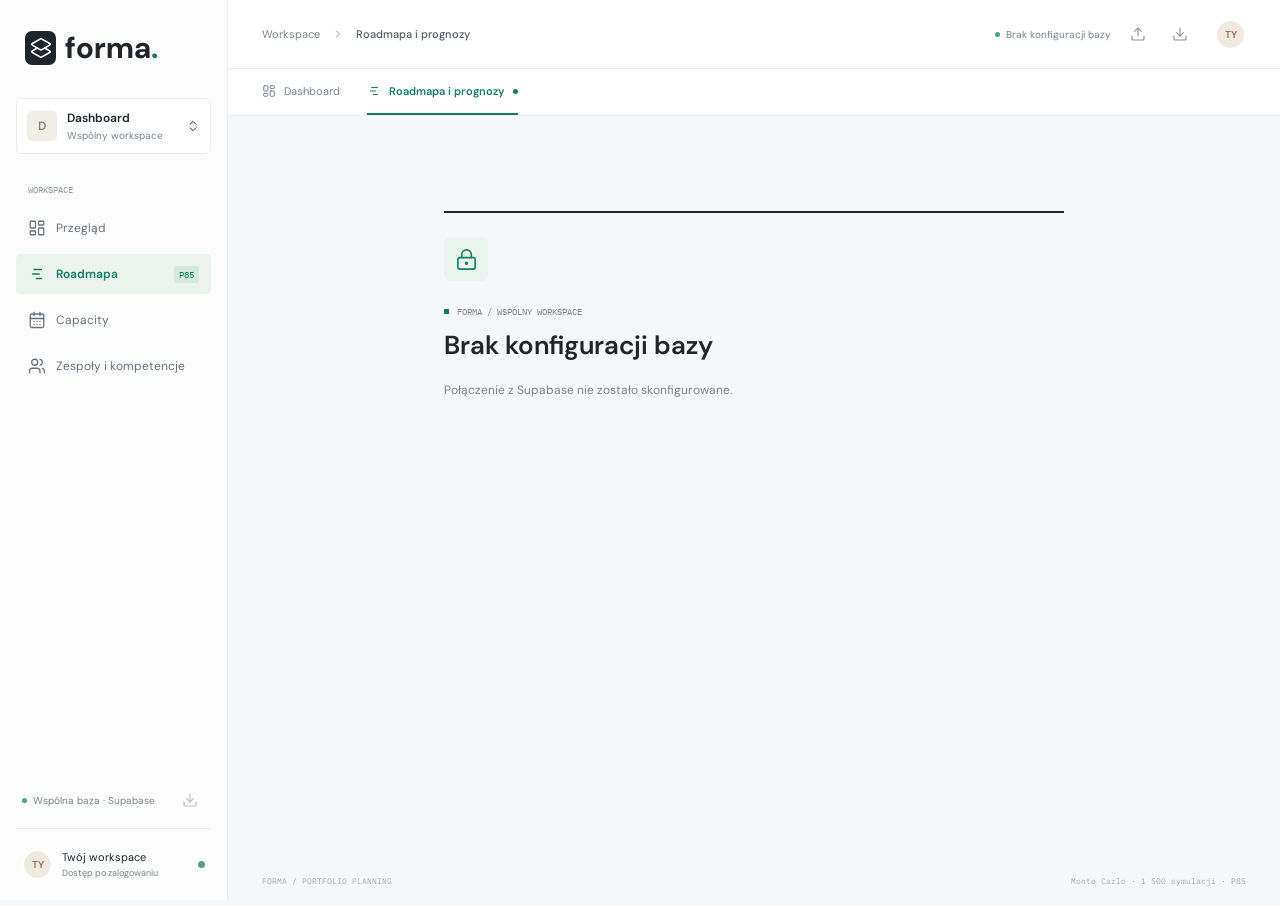
<file: index.html>
<!doctype html>
<html lang="pl">
<head>
  <meta charset="UTF-8">
  <meta name="viewport" content="width=device-width, initial-scale=1.0">
  <title>Forma | Roadmap & Forecast</title>
  <meta name="theme-color" content="#f5f6f8">
  <link rel="preconnect" href="https://fonts.googleapis.com">
  <link rel="preconnect" href="https://fonts.gstatic.com" crossorigin>
  <link href="https://fonts.googleapis.com/css2?family=DM+Sans:wght@400;500;600;700&family=IBM+Plex+Mono:wght@400;500&display=swap" rel="stylesheet">
  <link rel="stylesheet" href="styles.css">
</head>
<body>
  <div class="shell">
    <aside class="sidebar">
      <a class="brand" href="#roadmap" aria-label="Forma, roadmapa"><span class="brand-mark"><i data-lucide="layers-2"></i></span>forma<span class="brand-dot">.</span></a>
      <div class="workspace"><span class="workspace-avatar">D</span><div>Dashboard<small id="workspace-mode">Workspace lokalny</small></div><i data-lucide="chevrons-up-down"></i></div>
      <div class="nav-label">WORKSPACE</div>
      <nav aria-label="Nawigacja workspace">
        <button data-view="overview"><i data-lucide="layout-dashboard"></i>Przegląd</button>
        <button data-view="roadmap" class="active"><i data-lucide="chart-no-axes-gantt"></i>Roadmapa <span class="nav-tag">P85</span></button>
        <button data-view="capacity"><i data-lucide="calendar-days"></i>Capacity</button>
        <button data-view="teams"><i data-lucide="users"></i>Zespoły i kompetencje</button>
      </nav>
      <div class="sidebar-bottom"><span class="local-indicator"></span><span id="storage-mode">Dane na tym urządzeniu</span><button class="icon-button" data-action="export" title="Eksportuj workspace" aria-label="Eksportuj workspace"><i data-lucide="download"></i></button></div>
      <div class="profile"><span class="profile-avatar">TY</span><div>Twój workspace<small>Planowanie portfolio</small></div><span class="profile-status"></span></div>
    </aside>
    <div class="main-shell">
      <header class="topbar"><div class="breadcrumb">Workspace <i data-lucide="chevron-right"></i><strong id="breadcrumb">Roadmapa i prognozy</strong></div><div class="topbar-actions"><span id="save-status"><span class="local-indicator"></span>Zapisano lokalnie</span><button class="icon-button" data-action="import" title="Importuj workspace" aria-label="Importuj workspace"><i data-lucide="upload"></i></button><button class="icon-button" data-action="export" title="Eksportuj workspace" aria-label="Eksportuj workspace"><i data-lucide="download"></i></button><button class="icon-button" id="account-action" data-action="cloud-logout" title="Wyloguj" aria-label="Wyloguj" hidden><i data-lucide="log-out"></i></button><span class="top-avatar">TY</span></div></header>
      <div class="app-tabs" role="tablist" aria-label="Zakładki dashboardu"><button role="tab" data-view="overview" aria-selected="false"><i data-lucide="layout-dashboard"></i>Dashboard</button><button role="tab" data-view="roadmap" aria-selected="true" class="active"><i data-lucide="chart-no-axes-gantt"></i>Roadmapa i prognozy<span class="tab-dot"></span></button></div>
      <main id="app"></main>
      <footer><span>FORMA / PORTFOLIO PLANNING</span><span id="footer-meta">Monte Carlo · 1 500 symulacji · P85</span></footer>
    </div>
  </div>
  <dialog id="editor" aria-labelledby="dialog-title"></dialog>
  <input type="file" id="import-file" accept="application/json,.json" hidden>
  <div id="toast" role="status" aria-live="polite"></div>
  <script src="jstat.min.js"></script>
  <script src="lucide.min.js"></script>
  <script src="forecast.js"></script>
  <script src="supabase.min.js"></script>
  <script src="cloud-config.js"></script>
  <script src="shared-store.js"></script>
  <script src="app.js"></script>
</body>
</html>
</file>
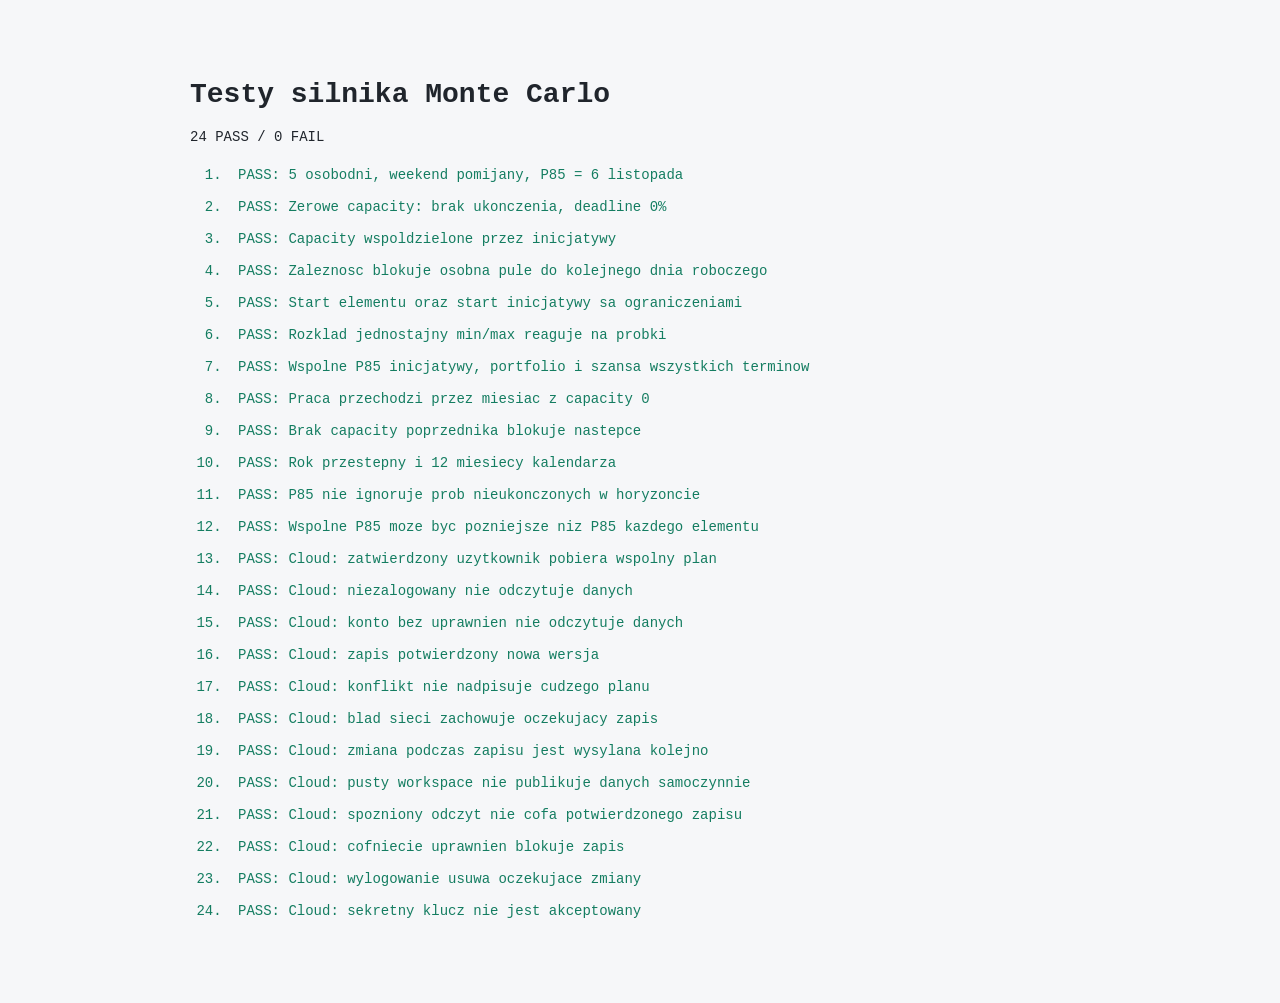
<file: tests.html>
<!doctype html>
<html lang="pl">
<meta charset="UTF-8">
<meta name="viewport" content="width=device-width, initial-scale=1">
<title>Forma | Testy silnika</title>
<style>body{font:14px monospace;max-width:900px;margin:40px auto;padding:20px;background:#f6f7f9;color:#20252c}li{padding:8px}.pass{color:#147d61}.fail{color:#b85349}</style>
<h1>Testy silnika Monte Carlo</h1>
<p id="summary"></p><ol id="results"></ol>
<script src="jstat.min.js"></script>
<script src="forecast.js"></script>
<script src="shared-store.js"></script>
<script>
  const base = () => ({ horizon: '2026-11-01', teams: [{ id: 'team', skills: ['skill'], capacity: { '2026-11': { skill: 21 } } }], initiatives: [{ id: 'initiative', start: '2026-11-01', items: [{ id: 'first', teamId: 'team', skillId: 'skill', min: 5, max: 5, fixed: true, deadline: '2026-11-06' }] }] });
  const assert = (condition, message) => { if (!condition) throw Error(message || 'Assertion failed'); };
  let passed = 0;
  let failed = 0;
  const test = (name, run) => { const row = document.createElement('li'); try { run(); passed++; row.className = 'pass'; row.textContent = 'PASS: ' + name; } catch (error) { failed++; row.className = 'fail'; row.textContent = 'FAIL: ' + name + ' / ' + error.message; } document.querySelector('#results').append(row); };
  test('5 osobodni, weekend pomijany, P85 = 6 listopada', () => { const result = Forecast.simulate(base(), 100); assert(result.results.first.p85 === '2026-11-06'); assert(result.results.first.probability === 1); });
  test('Zerowe capacity: brak ukonczenia, deadline 0%', () => { const state = base(); state.teams[0].capacity = {}; const result = Forecast.simulate(state, 100); assert(result.results.first.p85 === null); assert(result.results.first.completion === 0); assert(result.results.first.probability === 0); });
  test('Capacity wspoldzielone przez inicjatywy', () => { const state = base(); state.initiatives.push({ id: 'second-initiative', start: state.horizon, items: [{ ...state.initiatives[0].items[0], id: 'second' }] }); const result = Forecast.simulate(state, 100); assert(result.results.second.start === '2026-11-09'); assert(result.results.second.p85 === '2026-11-13'); });
  test('Zaleznosc blokuje osobna pule do kolejnego dnia roboczego', () => { const state = base(); state.teams[0].skills.push('other'); state.teams[0].capacity['2026-11'].other = 21; state.initiatives[0].items.push({ id: 'second', teamId: 'team', skillId: 'other', min: 5, max: 5, predecessor: 'first' }); const result = Forecast.simulate(state, 100); assert(result.results.second.start === '2026-11-09'); assert(result.results.second.p85 === '2026-11-13'); });
  test('Start elementu oraz start inicjatywy sa ograniczeniami', () => { const state = base(); state.initiatives[0].start = '2026-11-10'; state.initiatives[0].items[0].start = '2026-11-16'; const result = Forecast.simulate(state, 100); assert(result.results.first.start === '2026-11-16'); assert(result.results.first.p85 === '2026-11-20'); });
  test('Rozklad jednostajny min/max reaguje na probki', () => { const state = base(); state.initiatives[0].items[0].max = 10; const lower = Forecast.simulate(state, 100, () => 0); const upper = Forecast.simulate(state, 100, () => 1); assert(lower.results.first.p85 === '2026-11-06'); assert(upper.results.first.p85 === '2026-11-13'); });
  test('Wspolne P85 inicjatywy, portfolio i szansa wszystkich terminow', () => { const state = base(); state.initiatives[0].items.push({ id: 'second', teamId: 'team', skillId: 'skill', min: 5, max: 5, fixed: true, deadline: '2026-11-12' }); const result = Forecast.simulate(state, 100); assert(result.initiatives.initiative.p85 === '2026-11-13'); assert(result.portfolio.p85 === '2026-11-13'); assert(result.initiatives.initiative.probability === 0); assert(result.portfolio.probability === 0); });
  test('Praca przechodzi przez miesiac z capacity 0', () => { const state = base(); state.initiatives[0].items[0].min = 25; state.initiatives[0].items[0].max = 25; state.teams[0].capacity['2027-01'] = { skill: 21 }; const result = Forecast.simulate(state, 100); assert(result.results.first.p85 === '2027-01-06'); });
  test('Brak capacity poprzednika blokuje nastepce', () => { const state = base(); state.teams[0].skills.push('other'); state.teams[0].capacity = { '2026-11': { other: 21 } }; state.initiatives[0].items.push({ id: 'second', teamId: 'team', skillId: 'other', min: 5, max: 5, predecessor: 'first' }); const result = Forecast.simulate(state, 100); assert(result.results.second.completion === 0); assert(result.portfolio.p85 === null); });
  test('Rok przestepny i 12 miesiecy kalendarza', () => { const result = Forecast.calendar('2028-02-01'); assert(result.days.length === 366); assert(result.days.some(day => day.date === '2028-02-29')); assert(result.workdays['2028-02'] === 21); });
  test('P85 nie ignoruje prob nieukonczonych w horyzoncie', () => { const state = base(); state.initiatives[0].items[0].min = 1; state.initiatives[0].items[0].max = 100; let sample = 0; const result = Forecast.simulate(state, 100, () => sample++ < 84 ? 0 : 1); assert(result.results.first.completion === .84); assert(result.results.first.p50 !== null); assert(result.results.first.p85 === null); });
  test('Wspolne P85 moze byc pozniejsze niz P85 kazdego elementu', () => { const state = base(); state.teams[0].skills.push('other'); state.teams[0].capacity['2026-11'].other = 21; state.initiatives[0].items[0].max = 10; state.initiatives[0].items.push({ id: 'second', teamId: 'team', skillId: 'other', min: 5, max: 10 }); let draw = 0; const result = Forecast.simulate(state, 100, () => { const trial = Math.floor(draw / 2); const second = draw++ % 2; return (!second && trial < 10) || (second && trial >= 10 && trial < 20) ? 1 : 0; }); assert(result.results.first.p85 === '2026-11-06'); assert(result.results.second.p85 === '2026-11-06'); assert(result.initiatives.initiative.p85 === '2026-11-13'); });
  document.querySelector('#summary').textContent = passed + ' PASS / ' + failed + ' FAIL';
  document.body.dataset.failures = failed;
</script>
<script>
  (async function () {
    const asyncTest = async (name, run) => { const row = document.createElement('li'); try { await run(); passed++; row.className = 'pass'; row.textContent = 'PASS: ' + name; } catch (error) { failed++; row.className = 'fail'; row.textContent = 'FAIL: ' + name + ' / ' + error.message; } document.querySelector('#results').append(row); };
    const fake = () => {
      const database = { revision: 1, data: { value: 'initial' }, member: true, session: { user: { id: 'alice', email: 'alice@example.com' } }, fail: null, writes: [], beforeSave: null };
      const client = {
        auth: { getSession: async () => ({ data: { session: database.session } }), onAuthStateChange: () => ({ data: { subscription: { unsubscribe() {} } } }), signOut: async () => ({}), signInWithOtp: async () => ({}) },
        from: table => ({ select() { return this; }, eq() { return this; }, async maybeSingle() { const data = table === 'roadmap_members' ? database.member ? { user_id: 'alice' } : null : { revision: database.revision, data: structuredClone(database.data) }; if (table === 'roadmap_workspaces' && database.beforeRead) await database.beforeRead(); return { data }; } }),
        rpc: async (name, args) => { database.writes.push(args); if (database.beforeSave) await database.beforeSave(); if (database.fail) return { error: database.fail }; if (args.expected_revision !== database.revision) return { error: { code: '40001', message: 'Conflict' } }; database.data = structuredClone(args.payload); return { data: ++database.revision }; }
      };
      return { database, client };
    };
    const setup = async options => { const { database, client } = fake(); if (options?.configure) options.configure(database); const remote = []; const store = SharedWorkspace.create({ client, validate: data => { if (!data || typeof data.value !== 'string') throw Error('Invalid'); }, onRemote: data => remote.push(data), pollMs: 0, debounceMs: 60000 }); await store.start(); return { database, store, remote }; };
    await asyncTest('Cloud: zatwierdzony uzytkownik pobiera wspolny plan', async () => { const { store, remote } = await setup(); try { assert(store.canEdit()); assert(remote[0].value === 'initial'); assert(store.getStatus().revision === 1); } finally { store.dispose(); } });
    await asyncTest('Cloud: niezalogowany nie odczytuje danych', async () => { const { store, remote } = await setup({ configure: db => { db.session = null; } }); try { assert(!store.canEdit()); assert(remote.length === 0); assert(store.getStatus().phase === 'signed-out'); } finally { store.dispose(); } });
    await asyncTest('Cloud: konto bez uprawnien nie odczytuje danych', async () => { const { store, remote } = await setup({ configure: db => { db.member = false; } }); try { assert(!store.canEdit()); assert(remote.length === 0); assert(store.getStatus().phase === 'denied'); } finally { store.dispose(); } });
    await asyncTest('Cloud: zapis potwierdzony nowa wersja', async () => { const { store, database } = await setup(); try { store.queue({ value: 'edited' }); await store.flush(); assert(database.data.value === 'edited'); assert(store.getStatus().revision === 2); assert(!store.hasPending()); assert(database.writes[0].expected_revision === 1); } finally { store.dispose(); } });
    await asyncTest('Cloud: konflikt nie nadpisuje cudzego planu', async () => { const { store, database } = await setup(); try { database.data = { value: 'other-user' }; database.revision++; store.queue({ value: 'my-edit' }); await store.flush(); assert(store.getStatus().phase === 'conflict'); assert(store.hasPending()); assert(!store.canEdit()); assert(database.data.value === 'other-user'); await store.reload(); assert(store.canEdit()); assert(!store.hasPending()); assert(store.getStatus().revision === 2); } finally { store.dispose(); } });
    await asyncTest('Cloud: blad sieci zachowuje oczekujacy zapis', async () => { const { store, database } = await setup(); try { database.fail = { message: 'Offline' }; store.queue({ value: 'keep-me' }); await store.flush(); assert(store.getStatus().phase === 'error'); assert(store.hasPending()); database.fail = null; await store.retry(); assert(database.data.value === 'keep-me'); assert(!store.hasPending()); } finally { store.dispose(); } });
    await asyncTest('Cloud: zmiana podczas zapisu jest wysylana kolejno', async () => { const { store, database } = await setup(); try { let release; database.beforeSave = () => new Promise(resolve => { release = resolve; }); store.queue({ value: 'first' }); const flushing = store.flush(); store.queue({ value: 'latest' }); database.beforeSave = null; release(); await flushing; for (let turn = 0; turn < 5; turn++) await Promise.resolve(); assert(database.writes.length === 2); assert(database.writes[1].expected_revision === 2); assert(database.data.value === 'latest'); assert(!store.hasPending()); } finally { store.dispose(); } });
    await asyncTest('Cloud: pusty workspace nie publikuje danych samoczynnie', async () => { const { store, database, remote } = await setup({ configure: db => { db.revision = 0; db.data = null; } }); try { assert(store.getStatus().phase === 'empty'); assert(remote[0] === null); assert(database.writes.length === 0); store.queue({ value: 'chosen' }); await store.flush(); assert(database.revision === 1); } finally { store.dispose(); } });
    await asyncTest('Cloud: spozniony odczyt nie cofa potwierdzonego zapisu', async () => { const { store, database, remote } = await setup(); try { let release; database.beforeRead = () => new Promise(resolve => { release = resolve; }); globalThis.dispatchEvent(new Event('focus')); for (let turn = 0; turn < 5; turn++) await Promise.resolve(); assert(typeof release === 'function'); store.queue({ value: 'newer' }); await store.flush(); release(); for (let turn = 0; turn < 5; turn++) await Promise.resolve(); assert(store.getStatus().revision === 2); assert(remote.length === 1); assert(database.data.value === 'newer'); } finally { store.dispose(); } });
    await asyncTest('Cloud: cofniecie uprawnien blokuje zapis', async () => { const { store, database } = await setup(); try { database.fail = { code: '42501', message: 'Denied' }; store.queue({ value: 'edit' }); await store.flush(); assert(store.getStatus().phase === 'denied'); assert(!store.canEdit()); assert(database.data.value === 'initial'); } finally { store.dispose(); } });
    await asyncTest('Cloud: wylogowanie usuwa oczekujace zmiany', async () => { const { store } = await setup(); try { store.queue({ value: 'private' }); await store.logout(); assert(!store.hasPending()); assert(!store.canEdit()); assert(store.getStatus().session === null); } finally { store.dispose(); } });
    test('Cloud: sekretny klucz nie jest akceptowany', () => { let rejected = false; try { SharedWorkspace.validateConfig({ url: 'https://example.supabase.co', publishableKey: 'header.' + btoa(JSON.stringify({ role: 'service_role' })) + '.signature' }); } catch { rejected = true; } assert(rejected); SharedWorkspace.validateConfig({ url: 'https://example.supabase.co', publishableKey: 'sb_publishable_example' }); });
    document.querySelector('#summary').textContent = passed + ' PASS / ' + failed + ' FAIL';
    document.body.dataset.failures = failed;
    document.body.dataset.complete = 'true';
  })();
</script>
</html>
</file>
<file: styles.css>
:root{--bg:#f6f7f9;--paper:#fff;--ink:#20252c;--muted:#7a828e;--line:#e8ebef;--green:#147d61;--green-light:#eaf5ef;--blue:#537cc5;--coral:#d78a69;--purple:#9c87bf;--radius:7px;font-family:'DM Sans',sans-serif;color:var(--ink);background:var(--bg);font-synthesis:none}
*{box-sizing:border-box}body{margin:0;font-size:13px}button,input,select{font:inherit}button{cursor:pointer}button:disabled{opacity:.5;cursor:wait}button, a,input,select{ -webkit-tap-highlight-color:transparent}button{color:inherit}button:focus-visible,a:focus-visible{outline:3px solid #80b9a4;outline-offset:3px}input:focus,select:focus{outline:2px solid #a4cdbc;outline-offset:1px}svg{width:18px;height:18px;flex-shrink:0;stroke-width:1.7}a{color:inherit;text-decoration:none}button{border:0;background:none}small{display:block;font-size:11px;color:var(--muted);font-weight:400}h1,h2,h3,p{margin:0}h1{font-size:27px;font-weight:600;line-height:1.25}h2{font-size:15px;font-weight:600}h3{font-size:14px}button,input,select{min-height:34px}input,select{border:1px solid #dde2e7;border-radius:5px;padding:7px 9px;background:white;color:var(--ink);min-width:0}input[type=checkbox]{min-height:0;width:15px;height:15px;accent-color:var(--green);flex-shrink:0}input[type=number]{font-family:'IBM Plex Mono',monospace;font-size:12px}label{font-size:12px}table{border-collapse:collapse;width:100%}th{text-align:left;color:var(--muted);font-size:10px;font-weight:500;text-transform:uppercase}td,th{padding:13px 18px;border-bottom:1px solid var(--line)}
.shell{display:flex;min-height:100vh}.sidebar{width:228px;flex-shrink:0;background:#fcfcfd;border-right:1px solid var(--line);display:flex;flex-direction:column;padding:28px 16px 0;position:fixed;inset:0 auto 0 0;z-index:20}.brand{display:flex;align-items:center;font-weight:700;font-size:30px;padding-left:9px;gap:9px}.brand-mark{width:31px;height:34px;display:grid;place-items:center;background:var(--ink);border-radius:7px;color:white}.brand-mark svg{width:22px;height:22px}.brand-dot{color:var(--green);margin-left:-9px}.workspace{margin:31px 0 30px;padding:11px 10px;display:flex;gap:10px;align-items:center;border:1px solid var(--line);border-radius:6px;font-size:12px;font-weight:600;background:white}.workspace>svg{margin-left:auto;width:14px}.workspace-avatar{width:30px;height:30px;display:grid;place-items:center;background:#f0eee9;border-radius:5px;color:#8b806c}.workspace small{margin-top:3px;font-size:10px}.nav-label{font:9px 'IBM Plex Mono',monospace;color:#929aa5;padding:0 12px;margin-bottom:13px}.sidebar nav{display:grid;gap:6px}.sidebar nav button{display:flex;align-items:center;gap:10px;text-align:left;padding:10px 12px;font-size:12px;border-radius:5px;color:#69717d;min-height:40px}.sidebar nav button:hover{background:#f0f2f4}.sidebar nav button.active{color:var(--green);background:#eaf3ee;font-weight:600}.nav-tag{font:9px 'IBM Plex Mono',monospace;margin-left:auto;background:#d4e9dd;padding:3px 5px;border-radius:3px}.sidebar-bottom{margin-top:auto;display:flex;align-items:center;gap:6px;font-size:10px;color:var(--muted);padding:20px 6px 13px}.sidebar-bottom button{margin-left:auto}.local-indicator{width:5px;height:5px;border-radius:50%;background:#49a483;display:inline-block;flex-shrink:0}.profile{border-top:1px solid var(--line);display:flex;gap:9px;align-items:center;padding:20px 6px;font-size:11px}.profile-avatar,.top-avatar{display:grid;place-items:center;background:#f0e9df;color:#8c7458;font-size:10px;font-weight:600;border:2px solid white;border-radius:50%;width:31px;height:31px}.profile small{font-size:9px;margin-top:3px}.profile-status{height:7px;width:7px;border-radius:50%;background:#52a183;margin-left:auto}.main-shell{margin-left:228px;width:calc(100% - 228px);min-width:0}.topbar{height:69px;background:white;border-bottom:1px solid var(--line);display:flex;align-items:center;justify-content:space-between;padding:0 34px;gap:12px}.breadcrumb{display:flex;align-items:center;gap:12px;color:var(--muted);font-size:11px}.breadcrumb svg{width:12px}.breadcrumb strong{font-weight:500;color:#545b66}.topbar-actions{display:flex;align-items:center;gap:12px}.topbar-actions #save-status{display:flex;align-items:center;gap:6px;font-size:10px;color:var(--muted)}.top-avatar{margin-left:8px}.icon-button{height:30px;width:30px;min-height:30px;display:inline-flex;align-items:center;justify-content:center;border-radius:4px;flex-shrink:0}.icon-button:hover{background:#edf1f3}.icon-button svg{width:16px}.app-tabs{display:flex;background:white;padding:0 34px;gap:27px;border-bottom:1px solid var(--line);height:47px}.app-tabs button{display:flex;align-items:center;gap:8px;font-size:11px;color:var(--muted);border-bottom:2px solid transparent;padding:0 0;white-space:nowrap}.app-tabs button svg{width:14px}.app-tabs button.active{border-color:var(--green);color:var(--green);font-weight:600}.tab-dot{width:5px;height:5px;background:var(--green);border-radius:50%}main{padding:30px 34px 20px;max-width:1700px;margin:auto;min-height:calc(100vh - 155px)}.page-heading{display:flex;justify-content:space-between;align-items:center;gap:20px;margin-bottom:27px}.eyebrow{font:9px 'IBM Plex Mono',monospace;color:var(--muted);margin-bottom:8px;display:flex;gap:8px;align-items:center}.eyebrow::before{content:'';height:5px;width:5px;background:var(--green)}.page-subtitle{margin-top:9px;color:var(--muted);font-size:12px}.heading-actions{display:flex;align-items:center;gap:9px}.button{display:inline-flex;align-items:center;justify-content:center;gap:7px;padding:9px 13px;border-radius:5px;font-size:11px;white-space:nowrap;min-height:36px;border:1px solid #dfe4e9;background:white;font-weight:500}.button svg{width:15px;height:15px}.button.primary{background:var(--green);border-color:var(--green);color:white}.button.primary:hover{background:#106c52}.button:hover{filter:brightness(.98)}.button.danger{color:#b25046}.badge{font-size:9px;background:#f1f3f5;color:#7a828e;padding:4px 7px;border-radius:4px;display:inline-flex;gap:4px;align-items:center;white-space:nowrap}.badge.green{background:var(--green-light);color:var(--green)}.badge.orange{background:#fff2e7;color:#b37b46}.badge.red{background:#fceeed;color:#bd6359}.badge svg{width:11px;height:11px}.metrics{display:grid;grid-template-columns:repeat(4,1fr);margin-bottom:26px;background:linear-gradient(110deg,#fff 70%,#f0f5f2);border:1px solid var(--line);border-radius:6px;padding:21px 0}.metric{padding:0 22px;border-right:1px solid var(--line);min-width:0}.metric:last-child{border:0}.metric-label{color:var(--muted);font-size:10px;display:flex;gap:7px;align-items:center;margin-bottom:13px}.metric-label svg{width:14px;height:14px}.metric-value{font-size:28px;line-height:1.1;font-weight:500;display:flex;gap:9px;align-items:center}.metric-value .badge{font-size:9px;font-weight:400}.metric-note{font-size:10px;margin-top:9px;color:var(--muted)}.metric-note .green-text{color:var(--green)}.metric-note .orange-text{color:#b47a46}.mono{font-family:'IBM Plex Mono',monospace}.tool{background:white;border:1px solid #e0e5ea;border-radius:6px;overflow:hidden}.tool-heading{display:flex;justify-content:space-between;align-items:center;padding:19px 21px;gap:15px}.tool-heading h2{display:flex;align-items:center;gap:8px}.tool-heading h2>svg{width:16px;color:var(--muted)}.tool-heading small{margin-top:5px;font-size:10px}.tool-heading .controls{display:flex;align-items:center;gap:9px}.segmented{display:flex;background:#f2f4f6;border:1px solid #e9ecf0;border-radius:5px;padding:3px;gap:2px}.segmented button{min-height:26px;padding:3px 10px;font-size:10px;color:var(--muted);border-radius:3px}.segmented button.active{background:white;color:var(--ink);box-shadow:0 1px 3px #17223012}.chart-toolbar{border-top:1px solid var(--line);border-bottom:1px solid var(--line);display:flex;justify-content:space-between;align-items:center;gap:15px;padding:11px 21px;background:#fcfcfd;font-size:10px}.legend{display:flex;align-items:center;gap:17px;color:#7f8791}.legend-item{display:inline-flex;align-items:center;gap:5px}.swatch{width:9px;height:9px;border-radius:2px;background:var(--green)}.swatch.fade{background:#d9e9e2;border:1px dashed #85b3a0}.swatch.deadline{width:8px;height:8px;transform:rotate(45deg);background:#d08668;border-radius:1px}.chart-range{color:#737c87;display:flex;align-items:center;gap:7px}.chart-range svg{width:13px}.gantt-scroll{overflow-x:auto;max-width:100%}.gantt{min-width:940px;position:relative}.gantt-header,.gantt-row{display:grid;grid-template-columns:255px 1fr}.gantt-header{height:48px;border-bottom:1px solid var(--line);background:#fafbfc}.gantt-label{padding:0 20px;border-right:1px solid var(--line);display:flex;align-items:center;gap:8px;min-width:0}.gantt-header>.gantt-label{font:9px 'IBM Plex Mono',monospace;color:var(--muted)}.months{display:grid;grid-template-columns:repeat(12,1fr)}.month{display:flex;flex-direction:column;justify-content:center;align-items:center;font-size:10px;border-right:1px solid var(--line);gap:2px}.month small{font:8px 'IBM Plex Mono',monospace;color:#a0a6ae}.month.current{color:var(--green);background:#f0f6f2}.gantt-row{min-height:44px;border-bottom:1px solid #eef0f3}.gantt-row.group{background:#fcfcfd;min-height:47px}.gantt-row.group .gantt-label{font-weight:600;font-size:11px}.group .gantt-label .icon-button{width:20px;min-height:22px;height:22px;margin-left:-7px}.gantt-label .color-dot{height:7px;width:7px;border-radius:50%;flex-shrink:0}.gantt-label .row-name{overflow:hidden;text-overflow:ellipsis;white-space:nowrap}.gantt-label .count{font:9px 'IBM Plex Mono',monospace;color:var(--muted);margin-left:auto}.gantt-row.item .gantt-label{padding-left:39px;color:#656d78;font-size:10px}.gantt-row.item .gantt-label>svg{width:12px;color:#a4abb5}.timeline{position:relative;min-width:0;background:repeating-linear-gradient(to right,transparent 0,transparent calc(8.333333% - 1px),#edf0f3 calc(8.333333% - 1px),#edf0f3 8.333333%);display:flex;align-items:center}.bar{position:absolute;height:20px;min-width:3px;top:12px;border-radius:3px;background:color-mix(in srgb,var(--bar-color) 17%,white);border:1px dashed color-mix(in srgb,var(--bar-color) 60%,white);overflow:hidden}.bar-solid{position:absolute;inset:0 auto 0 0;background:var(--bar-color);border-radius:2px}.bar-label{position:relative;z-index:1;color:#fff;font-size:9px;padding:0 7px;display:block;line-height:18px;overflow:hidden;text-overflow:ellipsis;white-space:nowrap;max-width:100%;text-shadow:0 1px 2px #0002}.group .bar{height:7px;top:19px;border:0;background:color-mix(in srgb,var(--bar-color) 30%,white)}.group .bar-solid{background:var(--bar-color)}.fixed-marker{position:absolute;top:17px;width:8px;height:8px;background:#d28668;transform:rotate(45deg);border:1px solid white;z-index:3}.today-line{position:absolute;top:0;bottom:0;border-left:1px dashed #98bfae;pointer-events:none;z-index:2}.no-forecast{font-size:9px;padding:0 14px;color:#b0834e}.chart-footer{display:flex;align-items:center;justify-content:space-between;gap:14px;font-size:9px;color:var(--muted);padding:13px 20px;background:#fcfcfd}.chart-footer span{display:flex;gap:5px;align-items:center}.chart-footer svg{width:12px;height:12px}.section-heading{display:flex;justify-content:space-between;align-items:center;margin:27px 0 15px;gap:12px}.section-heading .secondary{color:var(--muted);font-size:10px}.initiative-list{display:grid;grid-template-columns:repeat(3,minmax(0,1fr));gap:14px}.initiative-card{border:1px solid var(--line);border-radius:6px;background:white;padding:17px 18px;position:relative;min-width:0;transition:border-color .15s}.initiative-card:hover{border-color:#c4d6cd}.initiative-card .card-top{display:flex;align-items:center;justify-content:space-between;margin-bottom:15px}.project-symbol{width:30px;height:30px;border-radius:6px;display:grid;place-items:center;background:color-mix(in srgb,var(--bar-color) 12%,white);color:var(--bar-color)}.project-symbol svg{width:17px}.initiative-card h3{font-size:13px;margin-bottom:8px;overflow-wrap:anywhere}.card-meta{color:var(--muted);font-size:10px;display:flex;align-items:center;gap:7px}.card-meta svg{width:12px;height:12px}.card-progress{height:4px;background:#edf0f3;border-radius:3px;margin:17px 0 12px;overflow:hidden}.card-progress span{display:block;background:var(--bar-color);height:100%}.card-bottom{display:flex;justify-content:space-between;align-items:center;gap:5px;color:#8a929e;font-size:9px}.team-avatars{display:flex;padding-left:0}.team-avatar{width:23px;height:23px;border-radius:50%;border:2px solid white;display:grid;place-items:center;font-size:8px;color:var(--bar-color);background:color-mix(in srgb,var(--bar-color) 16%,white);margin-right:-5px}.card-bottom .forecast-date{font-family:'IBM Plex Mono',monospace;color:#5c6571}.empty{padding:40px;text-align:center;color:var(--muted)}.empty svg{width:30px;height:30px;margin-bottom:10px}.empty p{margin-bottom:15px}.capacity-toolbar{display:flex;flex-wrap:wrap;gap:14px;align-items:center;padding:15px 20px;border-bottom:1px solid var(--line);color:var(--muted);font-size:11px}.capacity-toolbar label{display:flex;align-items:center;gap:8px}.capacity-table{min-width:1100px;table-layout:fixed}.capacity-table th:first-child{width:215px}.capacity-table td,.capacity-table th{padding:11px 8px;text-align:center}.capacity-table td:first-child,.capacity-table th:first-child{text-align:left;padding-left:20px}.capacity-table td input{width:59px;height:32px;min-height:32px;text-align:center;font-size:11px;padding:5px}.capacity-team td{background:#fafbfc;color:var(--ink);font-size:11px;font-weight:600}.capacity-team span{display:inline-flex;gap:8px;align-items:center}.capacity-team .color-dot{height:7px;width:7px;border-radius:50%}.capacity-summary{padding:14px 20px;color:var(--muted);font-size:10px;display:flex;gap:20px;justify-content:space-between}.teams-layout{display:grid;grid-template-columns:1fr 310px;gap:24px;align-items:start}.teams-list{display:grid;gap:12px}.team-card{background:white;border:1px solid var(--line);border-radius:6px;padding:18px}.team-card-top{display:flex;gap:12px;align-items:center;margin-bottom:16px}.team-card-top h3{flex:1}.team-card-top small{margin-top:4px}.skill-tags{display:flex;gap:7px;flex-wrap:wrap}.skill-tag{padding:5px 9px;background:#f3f5f7;border:1px solid #e9ecf0;border-radius:4px;font-size:10px;color:#68717d}.skills-panel{background:transparent;border-top:2px solid var(--ink);padding-top:17px}.skills-panel .section-heading{margin:0 0 16px}.skill-row{display:flex;align-items:center;justify-content:space-between;border-bottom:1px solid var(--line);padding:10px 0;font-size:12px}.add-skill{display:flex;gap:6px;margin-top:16px}.add-skill input{width:100%}.add-skill button{border:1px solid #dfe4e9;background:white;min-height:34px;height:34px}.overview-table{background:white}.overview-table th{white-space:nowrap}.overview-table td{font-size:11px}.overview-table td:first-child{font-weight:500;min-width:210px}.overview-table small{margin-top:4px;font-size:9px}.overview-table .icon-button{margin-left:8px}.overview-table .badge{white-space:nowrap}.table-scroll{overflow:auto}.notice{display:flex;align-items:flex-start;gap:8px;padding:12px 0;font-size:11px;color:#9a704d}.notice svg{width:15px;height:15px}.sim-stale{color:#a57947!important}.toolbar-filter{min-height:30px;font-size:10px;max-width:170px}.mobile-nav{display:none}footer{padding:15px 34px 20px;display:flex;justify-content:space-between;color:#a3aab3;font:8px 'IBM Plex Mono',monospace;gap:15px}dialog{padding:0;border:1px solid #dbe2e7;border-radius:8px;width:min(970px,calc(100% - 32px));max-height:90vh;box-shadow:0 20px 90px #152b3433;color:var(--ink)}dialog::backdrop{background:#15232c66;backdrop-filter:blur(3px)}.dialog-header{padding:23px 25px;border-bottom:1px solid var(--line);display:flex;align-items:center;justify-content:space-between;gap:15px}.dialog-header h2{font-size:19px}.dialog-header small{margin-top:5px}.dialog-content{padding:22px 25px;max-height:calc(90vh - 160px);overflow:auto}.form-grid{display:grid;grid-template-columns:2fr 1fr;gap:18px}.form-field{display:flex;flex-direction:column;gap:7px;font-weight:500}.check-options{display:flex;flex-wrap:wrap;gap:10px;margin:10px 0 20px}.check-option{display:flex;align-items:center;gap:7px;font-size:11px;border:1px solid var(--line);border-radius:4px;padding:7px 10px;background:#fafbfc}.form-section-title{margin:21px 0 10px;font-size:12px;font-weight:500}.item-editor{border:1px solid var(--line);border-radius:6px;margin-top:12px;padding:14px;background:#fcfcfd}.item-top{display:flex;align-items:center;gap:9px;margin-bottom:12px}.item-top span{font:10px 'IBM Plex Mono',monospace;color:var(--muted)}.item-top input{flex:1;width:100%}.item-fields{display:grid;grid-template-columns:1.5fr 1.2fr .65fr .65fr 1fr;gap:10px}.item-fields label{font-size:10px;color:var(--muted);display:grid;gap:5px}.item-fields input,.item-fields select{font-size:11px;width:100%}.item-extra{display:flex;gap:14px;align-items:center;flex-wrap:wrap;margin-top:13px;font-size:10px}.item-extra label{display:flex;align-items:center;gap:6px;font-size:10px}.item-extra select,.item-extra input[type=date]{min-height:29px;height:29px;font-size:10px;max-width:200px}.dialog-footer{border-top:1px solid var(--line);padding:16px 25px;display:flex;justify-content:space-between;gap:12px;background:#fafbfc}.dialog-footer>div{display:flex;gap:9px}.form-error{color:#b85349;font-size:11px;margin-bottom:12px;min-height:0}.form-error:empty{display:none}.confirm-message{padding:25px;line-height:1.8}#toast{position:fixed;bottom:25px;left:calc(50% + 80px);transform:translateX(-50%) translateY(20px);background:#253a32;color:white;font-size:12px;padding:12px 18px;border-radius:6px;box-shadow:0 5px 20px #0002;opacity:0;pointer-events:none;transition:all .2s;z-index:100;max-width:calc(100vw - 40px)}#toast.visible{opacity:1;transform:translateX(-50%) translateY(0)}.loading svg{animation:spin 1s linear infinite}@keyframes spin{to{transform:rotate(360deg)}}main{animation:enter .3s ease-out}@keyframes enter{from{opacity:.5;transform:translateY(5px)}to{opacity:1;transform:translateY(0)}}
.timeline{background:var(--grid-lines)}
[hidden]{display:none!important}.cloud-gate{max-width:620px;margin:65px auto;padding:24px 0;border-top:2px solid var(--ink)}.cloud-symbol{width:44px;height:44px;background:var(--green-light);color:var(--green);display:grid;place-items:center;border-radius:7px;margin-bottom:25px}.cloud-symbol svg{width:23px;height:23px}.cloud-gate h1{font-size:26px;margin:12px 0 18px;overflow-wrap:anywhere}.cloud-note{font-size:12px;line-height:1.7;color:var(--muted);margin:12px 0 18px}.cloud-login{max-width:360px}.cloud-login .button{margin-top:16px}.cloud-actions{display:flex;flex-wrap:wrap;gap:10px;margin-top:22px}.cloud-actions .button{white-space:normal;text-align:left}.profile small{max-width:135px;overflow-wrap:anywhere}.cloud-login input{width:100%}
@media(min-width:1500px){.gantt-header,.gantt-row{grid-template-columns:285px 1fr}.metric{padding:0 30px}.gantt{min-width:1100px}}
@media(max-width:1150px){.sidebar{width:200px;padding-left:12px;padding-right:12px}.main-shell{margin-left:200px;width:calc(100% - 200px)}main{padding:25px 24px}.topbar,.app-tabs{padding-left:24px;padding-right:24px}.heading-actions{gap:6px}.heading-actions .button{padding:8px 10px}.page-heading{align-items:flex-start}h1{font-size:24px}.metric{padding:0 15px}.metric-value{font-size:25px}.metric-value .badge{display:none}.teams-layout{grid-template-columns:1fr 260px}.initiative-card{padding:15px}.card-bottom{flex-wrap:wrap;row-gap:10px}.tool-heading{padding:16px}.legend{gap:10px}}
@media(max-width:850px){.sidebar{width:65px;padding:22px 8px 0}.brand{padding:0;justify-content:center;font-size:0;gap:0}.brand-mark{width:32px}.brand-dot,.workspace,.nav-label,.sidebar-bottom,.profile{display:none}.sidebar nav{margin-top:35px;gap:14px}.sidebar nav button{font-size:0;padding:12px;justify-content:center}.sidebar nav svg{width:20px;height:20px}.nav-tag{display:none}.main-shell{margin-left:65px;width:calc(100% - 65px)}.page-heading{flex-wrap:wrap;gap:15px}.metrics{padding:17px 0}.metric-value{font-size:23px}.metric-note{font-size:9px}.metric-label{font-size:9px;gap:5px}.metric-label svg{width:12px}.initiative-list{grid-template-columns:repeat(2,minmax(0,1fr))}.topbar-actions #save-status{font-size:0}.tool-heading{flex-wrap:wrap;gap:12px}.teams-layout{grid-template-columns:1fr}.skills-panel{margin-top:15px}.item-fields{grid-template-columns:1fr 1fr 1fr}.item-fields label:first-child,.item-fields label:nth-child(2){grid-column:auto}.form-grid{grid-template-columns:1fr 1fr}.chart-toolbar{flex-wrap:wrap}.capacity-summary{flex-wrap:wrap;gap:8px}#toast{left:50%}footer{padding-left:24px;padding-right:24px}}
@media(max-width:560px){.sidebar{position:fixed;top:auto;bottom:0;left:0;right:0;width:100%;height:59px;border-right:0;border-top:1px solid var(--line);padding:0;background:#fff}.brand{display:none}.sidebar nav{display:flex;margin:0;gap:0;width:100%;height:100%;justify-content:space-around}.sidebar nav button{flex-direction:column;gap:3px;font-size:8px;padding:7px 5px;border-radius:0;flex:1;min-width:0}.sidebar nav svg{width:18px;height:18px}.sidebar nav button.active{background:#f0f7f3}.main-shell{margin:0;width:100%;padding-bottom:59px}.topbar{height:52px;padding:0 17px}.breadcrumb{font-size:9px;gap:5px}.topbar-actions{gap:5px}.top-avatar{width:25px;height:25px;margin-left:0}.topbar-actions #save-status{display:none}.app-tabs{height:43px;padding:0 18px;gap:20px}.app-tabs button{font-size:10px}.app-tabs button svg{width:12px}main{padding:22px 16px 15px}h1{font-size:24px}.eyebrow{font-size:8px}.page-subtitle{font-size:10px}.heading-actions{width:100%;display:flex}.heading-actions .button{flex:1;font-size:10px;min-width:0}.metrics{grid-template-columns:1fr 1fr;padding:0;margin-bottom:20px}.metric{padding:15px 16px;border-bottom:1px solid var(--line)}.metric:nth-child(2){border-right:0}.metric:nth-child(3),.metric:nth-child(4){border-bottom:0}.metric-label{margin-bottom:9px;font-size:10px}.metric-value{font-size:25px}.metric-note{font-size:9px;margin-top:7px}.tool-heading{padding:15px}.tool-heading h2{font-size:13px}.tool-heading .controls{width:100%;justify-content:space-between;gap:6px}.toolbar-filter{max-width:140px}.chart-toolbar{padding:10px 15px;gap:10px;font-size:9px}.legend{gap:10px;font-size:9px}.chart-range{font-size:9px}.chart-footer{padding:11px 15px;font-size:8px;flex-wrap:wrap;gap:6px}.initiative-list{grid-template-columns:1fr}.initiative-card{padding:17px}.section-heading{margin-top:23px}.section-heading h2{font-size:14px}.card-bottom{flex-wrap:nowrap}.overview-table td,.overview-table th{padding:12px}.form-grid{grid-template-columns:1fr;gap:12px}.dialog-content{padding:16px}.dialog-header{padding:18px 16px}.dialog-header h2{font-size:17px}.dialog-footer{padding:12px 16px}.dialog-footer .button{font-size:10px;padding:8px 10px}.item-fields{grid-template-columns:1fr 1fr}.item-fields label:last-child{grid-column:1 / -1}.item-top input{max-width:calc(100% - 65px)}.item-extra{gap:9px}.item-extra label{flex-wrap:wrap}.item-extra select{max-width:150px}.capacity-toolbar{padding:12px;font-size:10px;gap:9px}.capacity-toolbar label{flex-wrap:wrap;font-size:10px}.capacity-toolbar input{max-width:135px}.capacity-summary{padding:12px;font-size:9px}.heading-actions .button svg{width:13px}footer{padding:10px 16px 15px;font-size:7px;flex-wrap:wrap;gap:7px}#toast{bottom:74px}.teams-layout{gap:15px}}
@media(max-width:560px){.dialog-footer{flex-wrap:wrap}.dialog-footer>div:last-child{margin-left:auto}.section-heading .secondary{font-size:9px;max-width:140px;text-align:right}.team-card-top h3{min-width:0;overflow-wrap:anywhere}}
@media(prefers-reduced-motion:reduce){*,*::before,*::after{animation:none!important;transition:none!important}}
</file>
